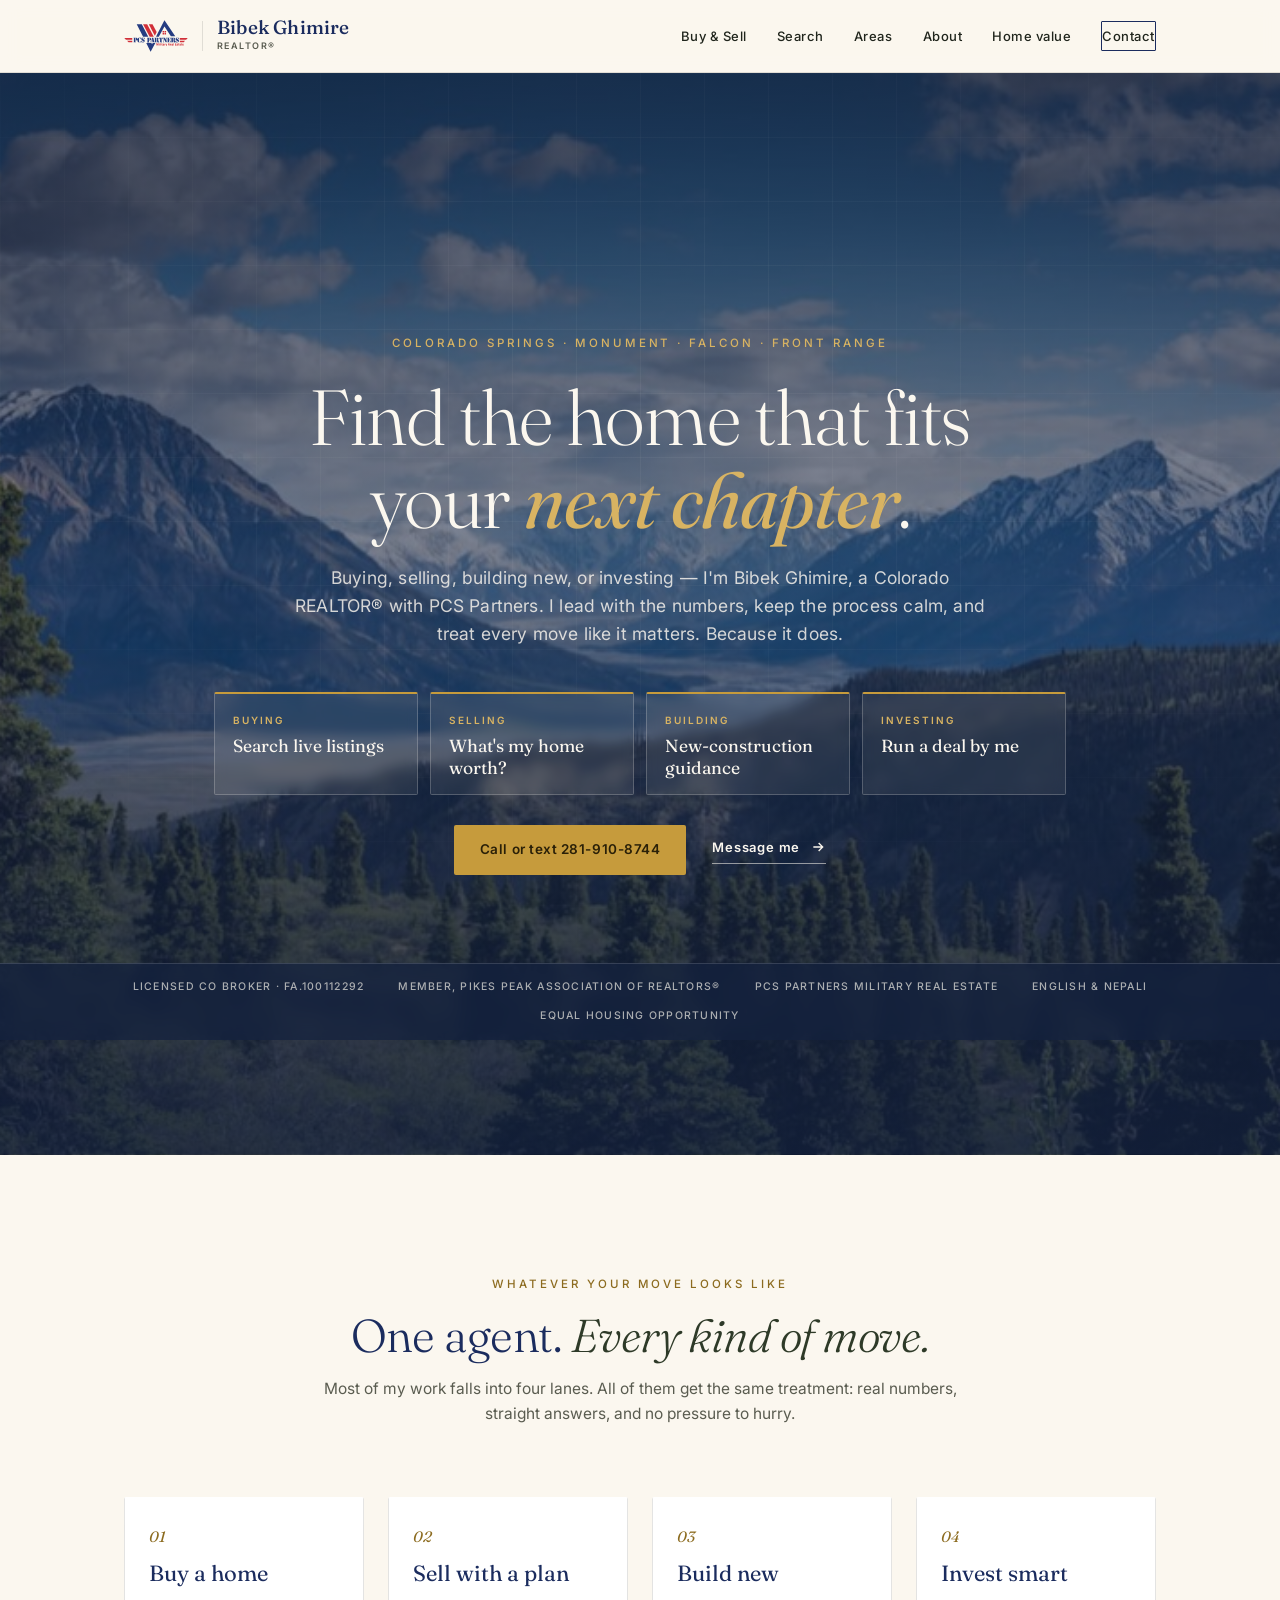
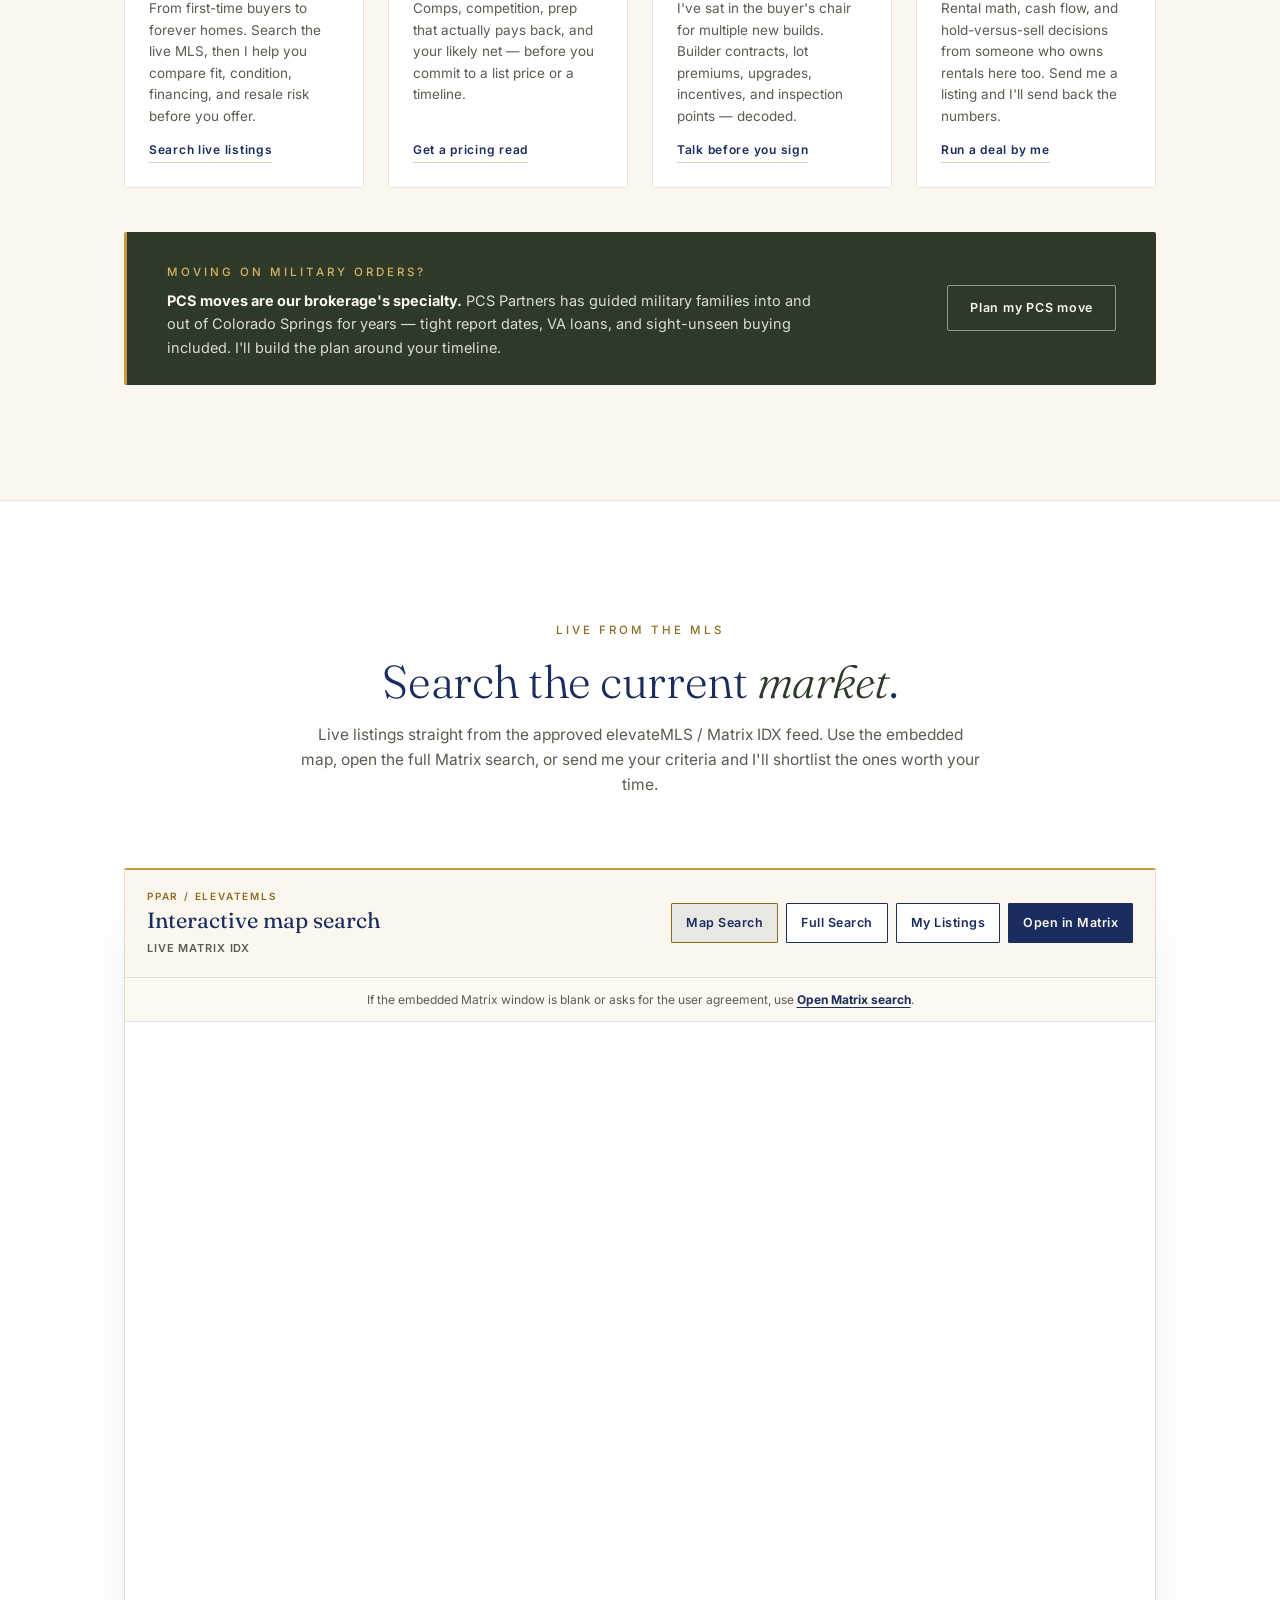
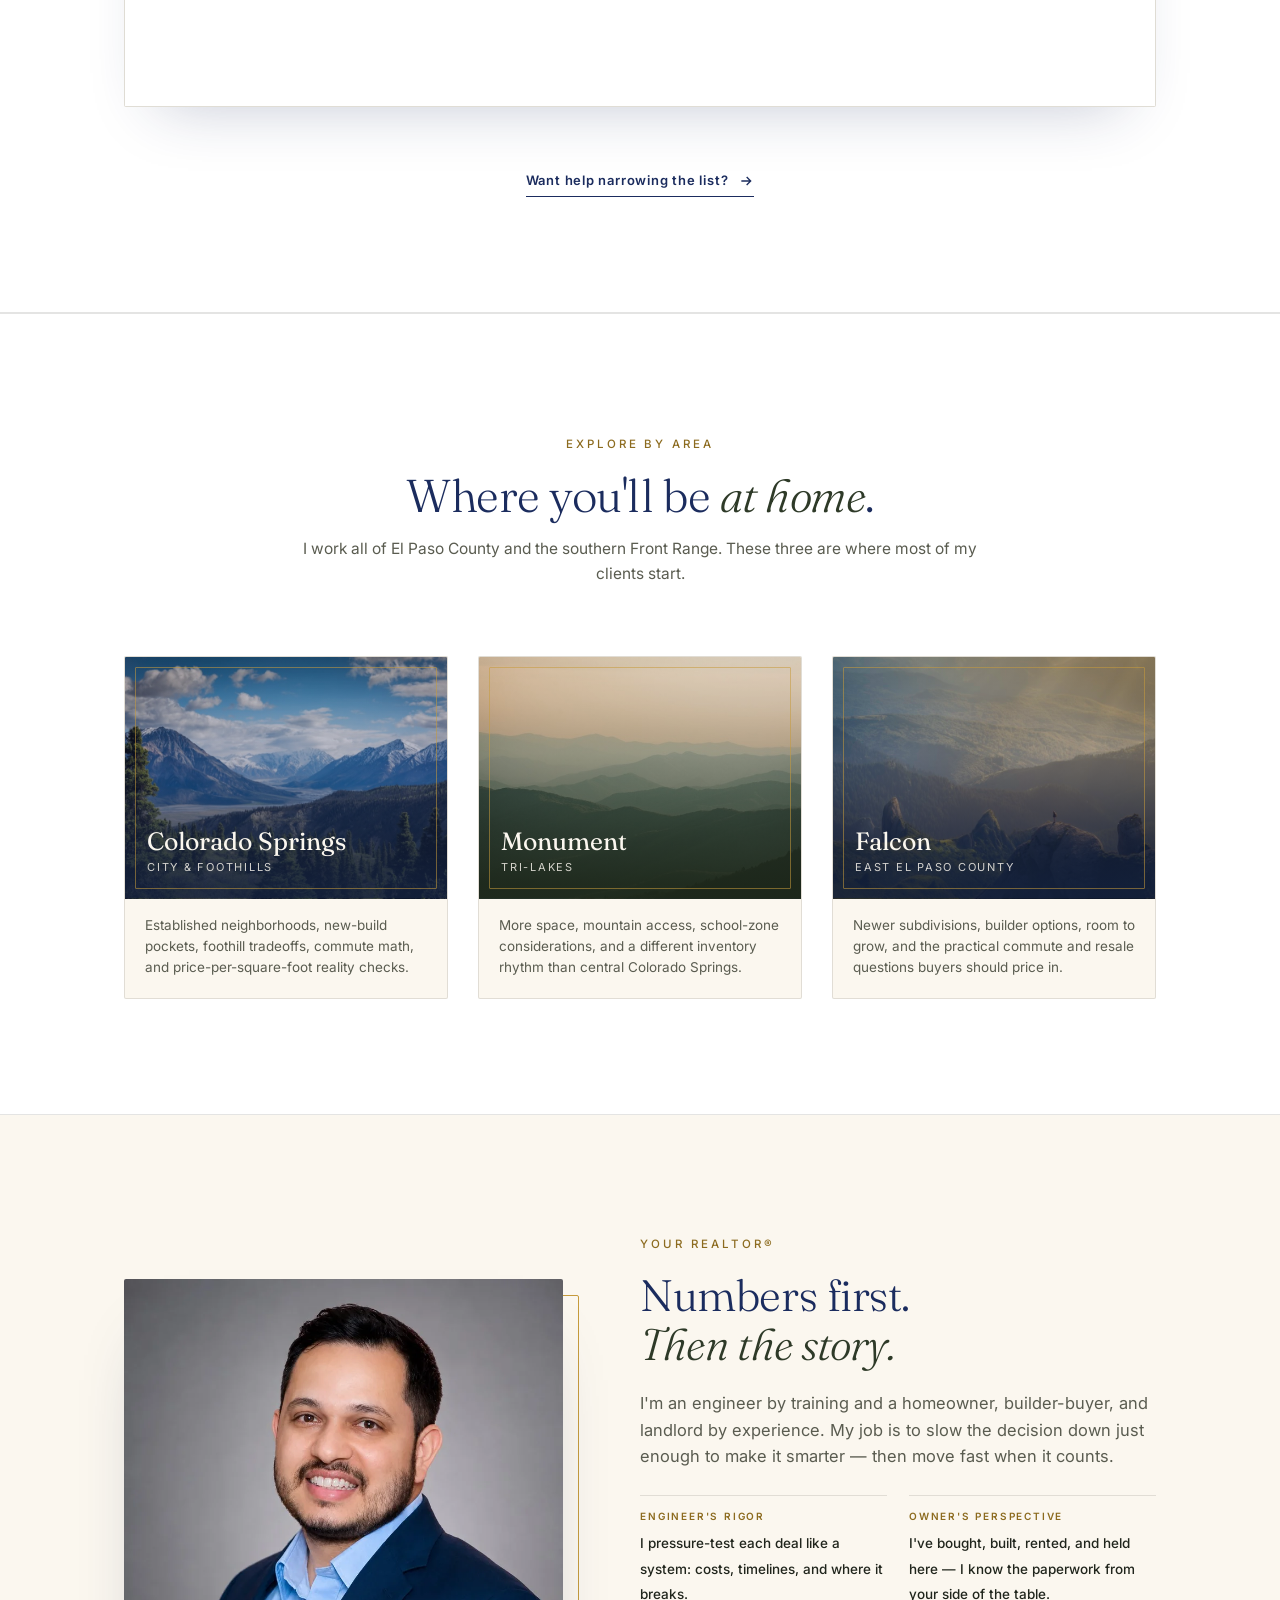
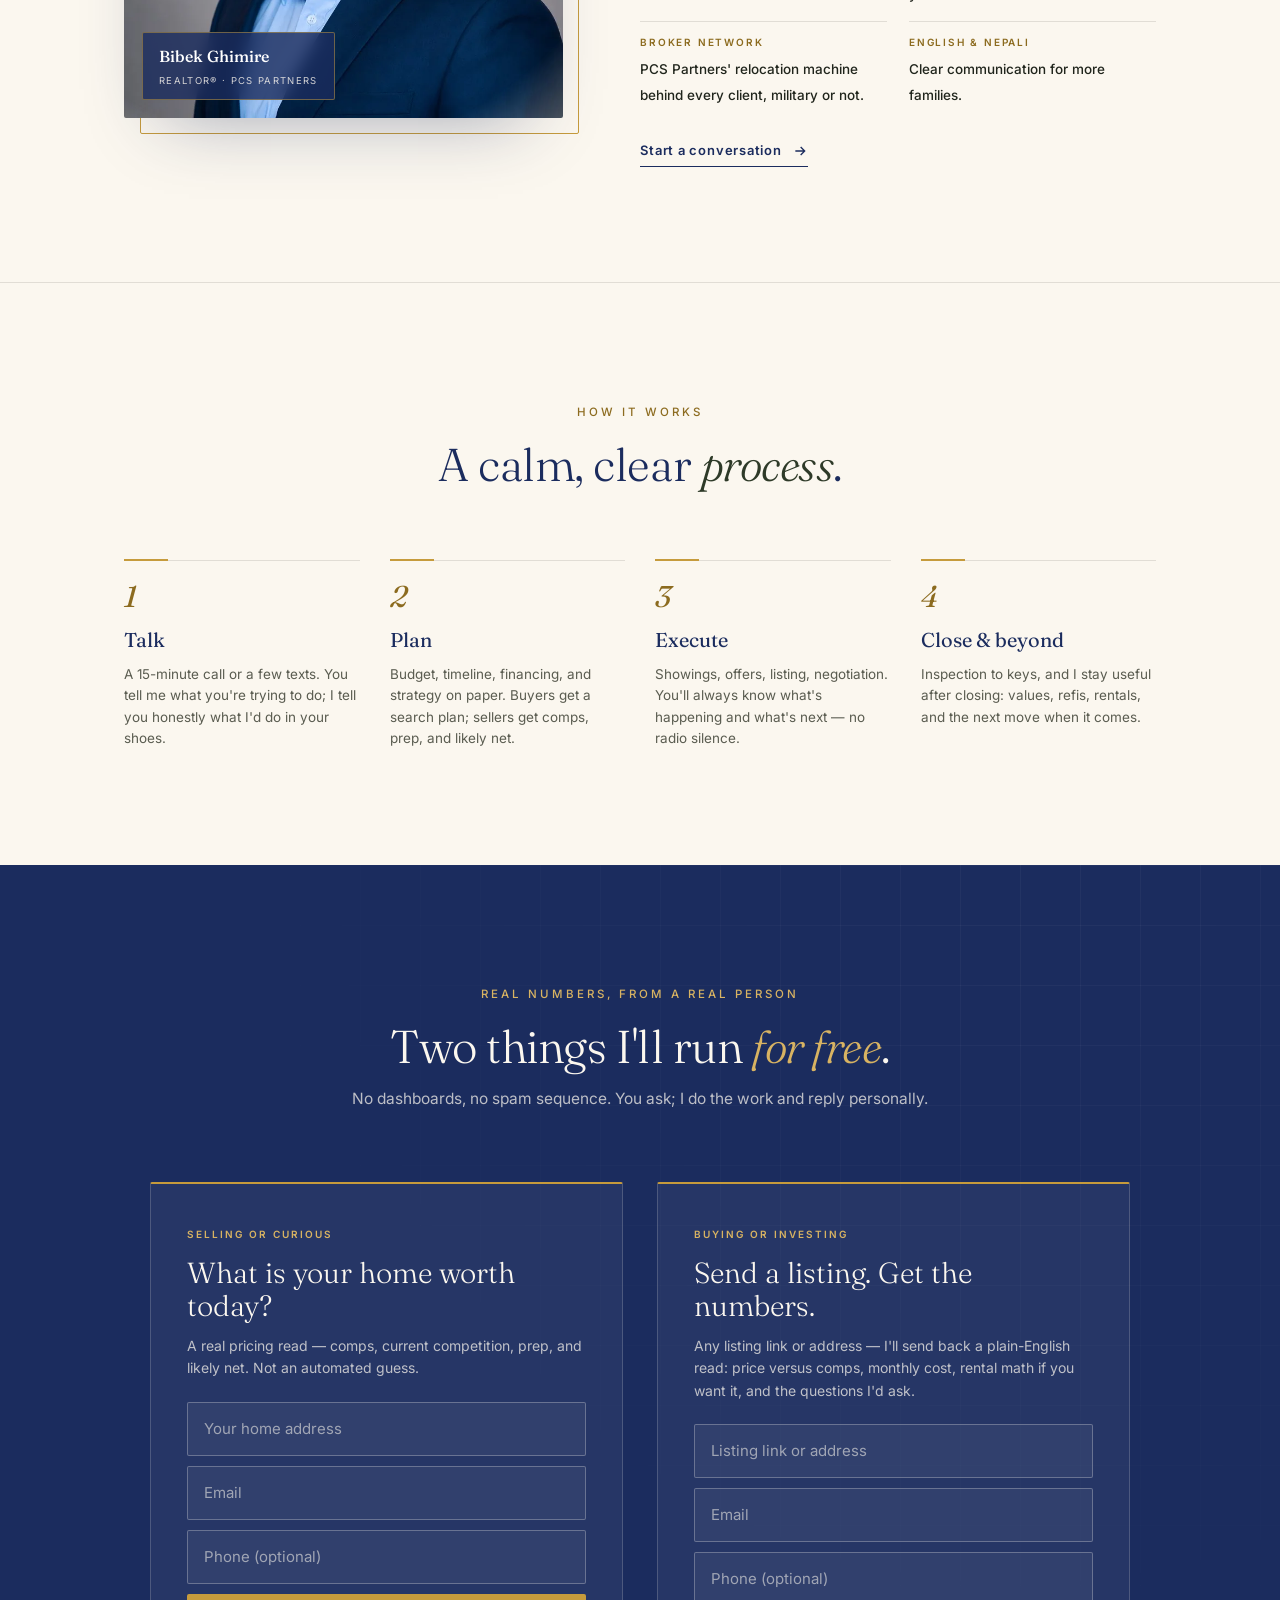
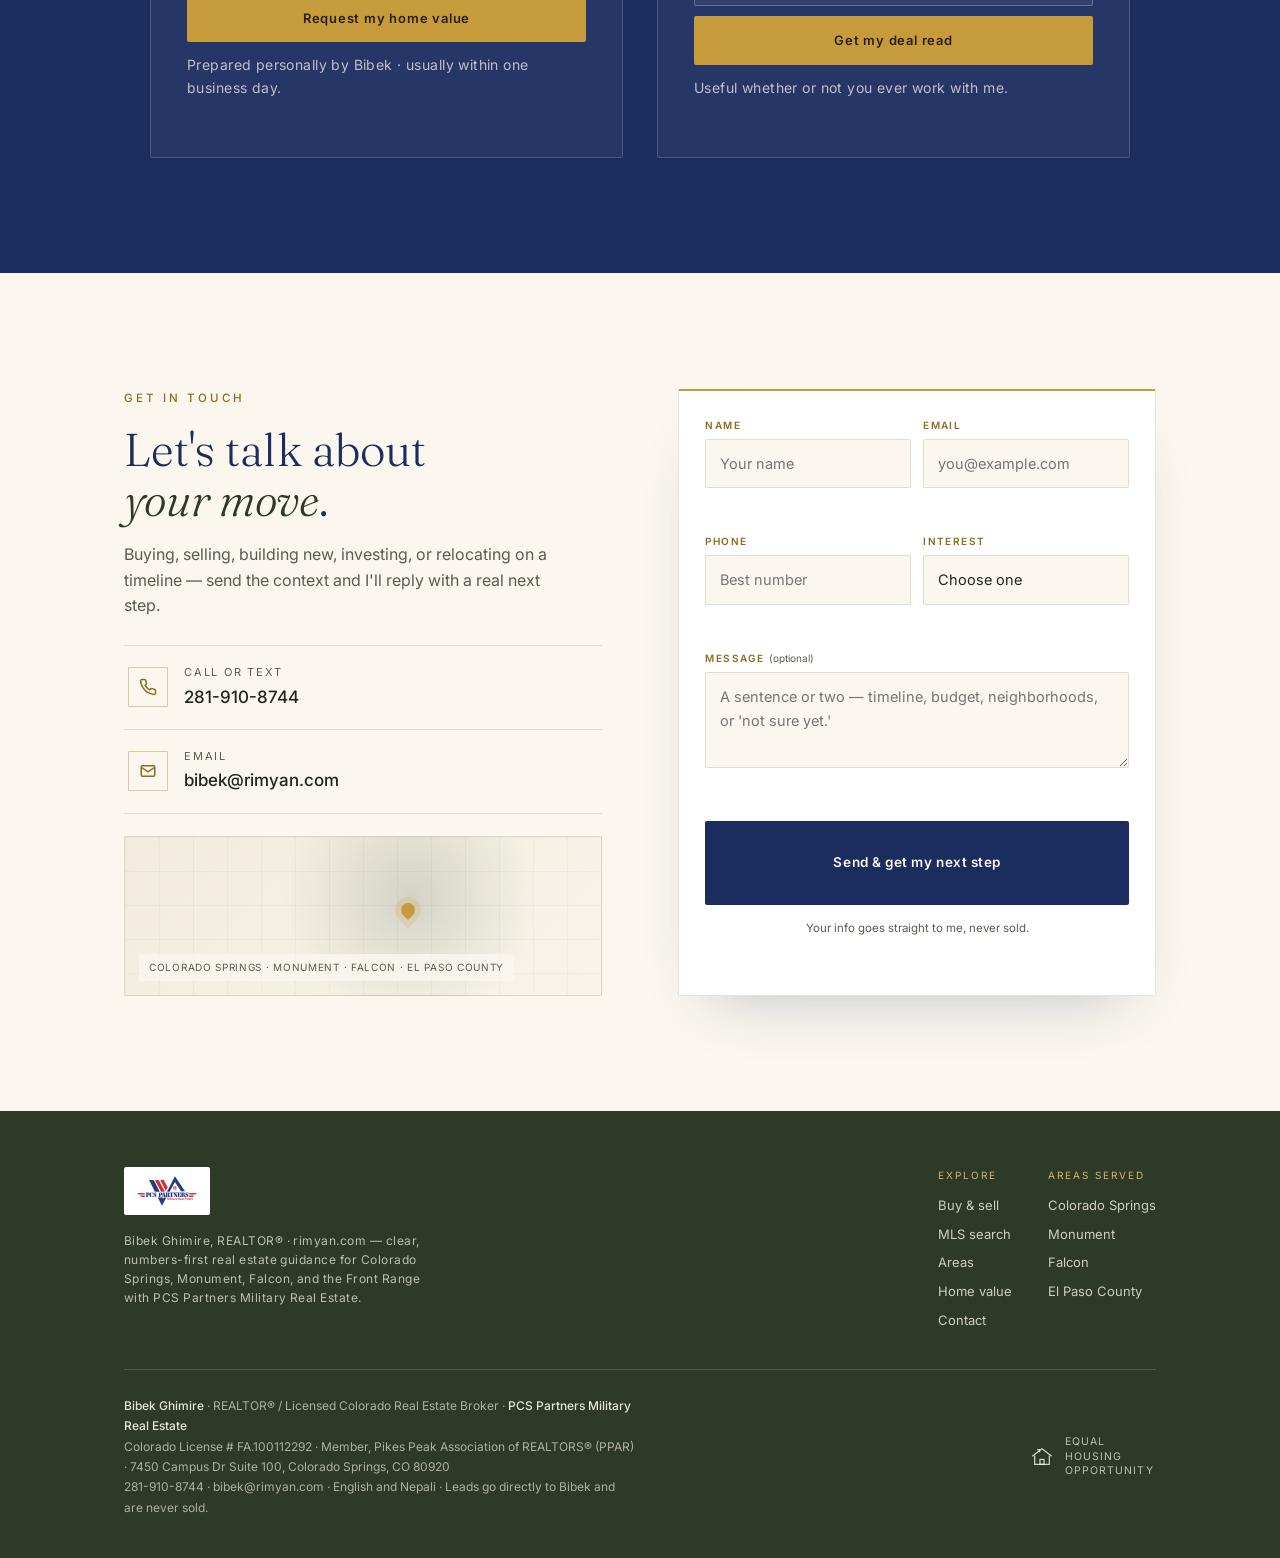
<file: index.html>
<!DOCTYPE html>
<html lang="en">
<head>
  <meta charset="UTF-8">
  <meta name="viewport" content="width=device-width, initial-scale=1.0">
  <title>Rimyan | Colorado Springs Real Estate · Bibek Ghimire, REALTOR®</title>
  <meta name="description" content="Find the home that fits your next chapter. Bibek Ghimire is a licensed Colorado REALTOR® with PCS Partners serving Colorado Springs, Monument, Falcon, and the Front Range — buyers, sellers, new construction, investors, and military moves.">
  <link rel="canonical" href="https://rimyan.com/">
  <meta name="theme-color" content="#1B2C5E">
  <meta property="og:type" content="website">
  <meta property="og:site_name" content="Rimyan">
  <meta property="og:title" content="Rimyan | Find the home that fits your next chapter">
  <meta property="og:description" content="Colorado Springs, Monument, Falcon, and Front Range real estate with Bibek Ghimire, REALTOR® — clear numbers, calm process, for every kind of move.">
  <meta property="og:url" content="https://rimyan.com">
  <meta property="og:image" content="https://rimyan.com/assets/rimyan-bibek-ghimire-social-card.jpg">
  <meta property="og:image:width" content="1200">
  <meta property="og:image:height" content="630">
  <meta property="og:image:alt" content="Social card featuring Bibek Ghimire, PCS Partners Military Real Estate, and contact details at rimyan.com.">
  <meta name="twitter:card" content="summary_large_image">
  <meta name="twitter:title" content="Rimyan | Find the home that fits your next chapter">
  <meta name="twitter:description" content="Colorado Springs, Monument, Falcon, and Front Range real estate with Bibek Ghimire, REALTOR®.">
  <meta name="twitter:image" content="https://rimyan.com/assets/rimyan-bibek-ghimire-social-card.jpg">
  <meta name="twitter:image:alt" content="Social card featuring Bibek Ghimire, PCS Partners Military Real Estate, and contact details at rimyan.com.">
  <link rel="preconnect" href="https://fonts.googleapis.com">
  <link rel="preconnect" href="https://fonts.gstatic.com" crossorigin>
  <link href="https://fonts.googleapis.com/css2?family=Fraunces:ital,opsz,wght@0,9..144,300;0,9..144,400;0,9..144,500;1,9..144,400&family=Inter:wght@300;400;500;600&display=swap" rel="stylesheet">
  <link rel="icon" type="image/svg+xml" href="/icon.svg">
  <link rel="alternate icon" href="/favicon.ico">
  <link rel="apple-touch-icon" href="/apple-touch-icon.png">
  <link rel="stylesheet" href="style.css">
  <script type="application/ld+json">
  {
    "@context": "https://schema.org",
    "@type": "RealEstateAgent",
    "name": "Bibek Ghimire",
    "description": "Colorado Springs-area REALTOR® and licensed Colorado real estate broker with PCS Partners Military Real Estate. Bibek brings a numbers-first, engineering-trained approach to buying, selling, new construction, investing, and military PCS moves along the Front Range.",
    "url": "https://rimyan.com",
    "telephone": "+1-281-910-8744",
    "email": "bibek@rimyan.com",
    "brand": { "@type": "Brand", "name": "Rimyan" },
    "affiliation": { "@type": "Organization", "name": "PCS Partners Military Real Estate", "url": "https://thepcspartners.com" },
    "memberOf": { "@type": "Organization", "name": "Pikes Peak Association of REALTORS® (PPAR)", "url": "https://ppar.com" },
    "knowsLanguage": ["English", "Nepali"],
    "knowsAbout": ["Home buying", "Home selling and pricing strategy", "New construction homes", "Builder contracts", "Loan and closing timelines", "Military PCS relocation", "El Paso County real estate", "Rental property analysis", "Home valuation"],
    "areaServed": [
      { "@type": "City", "name": "Colorado Springs", "containedInPlace": { "@type": "State", "name": "Colorado" } },
      { "@type": "City", "name": "Monument", "containedInPlace": { "@type": "State", "name": "Colorado" } },
      { "@type": "City", "name": "Falcon", "containedInPlace": { "@type": "State", "name": "Colorado" } },
      { "@type": "AdministrativeArea", "name": "El Paso County, Colorado" }
    ],
    "address": { "@type": "PostalAddress", "streetAddress": "7450 Campus Dr Suite 100", "addressLocality": "Colorado Springs", "addressRegion": "CO", "postalCode": "80920", "addressCountry": "US" },
    "image": "https://rimyan.com/assets/bibek-ghimire-headshot-1200.jpg"
  }
  </script>
</head>
<body>
  <a class="skip-link" href="#top">Skip to content</a>

  <header id="nav">
    <div class="wrap nav">
      <a href="#top" class="brand" aria-label="Bibek Ghimire — PCS Partners Military Real Estate">
        <img class="brand-logo" src="assets/pcs-partners-logo.svg" alt="PCS Partners Military Real Estate" height="32">
        <span class="brand-div" aria-hidden="true"></span>
        <span class="brand-name"><span class="bn">Bibek Ghimire</span><span class="bt">REALTOR®</span></span>
      </a>
      <nav class="nav-links" id="navLinks" aria-label="Primary">
        <a href="#paths">Buy &amp; Sell</a>
        <a href="#listings">Search</a>
        <a href="#areas">Areas</a>
        <a href="#about">About</a>
        <a href="#numbers">Home value</a>
        <a href="#contact" class="nav-cta">Contact</a>
      </nav>
      <button class="nav-toggle" id="navToggle" aria-label="Toggle menu" aria-expanded="false">&#9776;</button>
    </div>
  </header>

  <main id="top">

    <section class="hero" id="start">
      <div class="hero-bg" aria-hidden="true"></div>
      <div class="hero-inner">
        <span class="eyebrow">Colorado Springs &middot; Monument &middot; Falcon &middot; Front Range</span>
        <h1>Find the home that fits<br>your <em>next chapter</em>.</h1>
        <p class="hero-sub">Buying, selling, building new, or investing — I'm Bibek Ghimire, a Colorado REALTOR® with PCS Partners. I lead with the numbers, keep the process calm, and treat every move like it matters. Because it does.</p>

        <div class="hero-start" role="group" aria-label="Where would you like to start?">
          <a class="start-card" href="#listings" data-scroll="#listings" data-context="Hero: buying — wants live MLS search" data-interest="Buying">
            <span class="sc-k">Buying</span>
            <span class="sc-t">Search live listings</span>
          </a>
          <a class="start-card" href="#numbers" data-scroll="#numbers" data-context="Hero: selling — wants home value" data-interest="Selling">
            <span class="sc-k">Selling</span>
            <span class="sc-t">What's my home worth?</span>
          </a>
          <a class="start-card" href="#contact" data-scroll="#contact" data-context="Hero: new construction guidance" data-interest="Buying">
            <span class="sc-k">Building</span>
            <span class="sc-t">New-construction guidance</span>
          </a>
          <a class="start-card" href="#numbers" data-scroll="#numbers" data-context="Hero: investing — wants deal review" data-interest="Investing">
            <span class="sc-k">Investing</span>
            <span class="sc-t">Run a deal by me</span>
          </a>
        </div>

        <div class="hero-cta-row">
          <a class="hero-phone" href="tel:+12819108744">Call or text 281-910-8744</a>
          <a class="hero-msg" href="#contact" data-scroll="#contact" data-context="Hero: contact request">Message me
            <svg viewBox="0 0 24 24" fill="none" stroke="currentColor" stroke-width="2" aria-hidden="true"><path d="M5 12h14M13 6l6 6-6 6"/></svg>
          </a>
        </div>
      </div>
      <div class="hero-trust" aria-label="Credentials">
        <div class="wrap trust-row">
          <span>Licensed CO Broker &middot; FA.100112292</span>
          <span>Member, Pikes Peak Association of REALTORS®</span>
          <span>PCS Partners Military Real Estate</span>
          <span>English &amp; Nepali</span>
          <span>Equal Housing Opportunity</span>
        </div>
      </div>
    </section>

    <section class="paths" id="paths">
      <div class="wrap">
        <div class="sec-head">
          <span class="eyebrow">Whatever your move looks like</span>
          <h2>One agent. <em>Every kind of move.</em></h2>
          <p>Most of my work falls into four lanes. All of them get the same treatment: real numbers, straight answers, and no pressure to hurry.</p>
        </div>
        <div class="path-grid">
          <a class="path-card" href="#listings" data-scroll="#listings" data-context="Paths: buying" data-interest="Buying">
            <span class="pc-num">01</span>
            <h3>Buy a home</h3>
            <p>From first-time buyers to forever homes. Search the live MLS, then I help you compare fit, condition, financing, and resale risk before you offer.</p>
            <span class="pc-link">Search live listings</span>
          </a>
          <a class="path-card" href="#numbers" data-scroll="#numbers" data-context="Paths: selling" data-interest="Selling">
            <span class="pc-num">02</span>
            <h3>Sell with a plan</h3>
            <p>Comps, competition, prep that actually pays back, and your likely net — before you commit to a list price or a timeline.</p>
            <span class="pc-link">Get a pricing read</span>
          </a>
          <a class="path-card" href="#contact" data-scroll="#contact" data-context="Paths: new construction" data-interest="Buying">
            <span class="pc-num">03</span>
            <h3>Build new</h3>
            <p>I've sat in the buyer's chair for multiple new builds. Builder contracts, lot premiums, upgrades, incentives, and inspection points — decoded.</p>
            <span class="pc-link">Talk before you sign</span>
          </a>
          <a class="path-card" href="#numbers" data-scroll="#numbers" data-context="Paths: investing" data-interest="Investing">
            <span class="pc-num">04</span>
            <h3>Invest smart</h3>
            <p>Rental math, cash flow, and hold-versus-sell decisions from someone who owns rentals here too. Send me a listing and I'll send back the numbers.</p>
            <span class="pc-link">Run a deal by me</span>
          </a>
        </div>

        <aside class="pcs-strip">
          <div class="pcs-copy">
            <span class="eyebrow">Moving on military orders?</span>
            <p><b>PCS moves are our brokerage's specialty.</b> PCS Partners has guided military families into and out of Colorado Springs for years — tight report dates, VA loans, and sight-unseen buying included. I'll build the plan around your timeline.</p>
          </div>
          <a class="pcs-cta" href="#contact" data-scroll="#contact" data-context="PCS strip: military move" data-interest="Relocation">Plan my PCS move</a>
        </aside>
      </div>
    </section>

    <section class="featured" id="listings">
      <div class="wrap">
        <div class="sec-head">
          <span class="eyebrow">Live from the MLS</span>
          <h2>Search the current <em>market</em>.</h2>
          <p>Live listings straight from the approved elevateMLS / Matrix IDX feed. Use the embedded map, open the full Matrix search, or send me your criteria and I'll shortlist the ones worth your time.</p>
        </div>
        <div class="idx-shell" data-connector="idx-map">
          <div class="idx-toolbar">
            <div>
              <span class="idx-kicker">PPAR / elevateMLS</span>
              <strong id="idxToolTitle">Interactive map search</strong>
              <span class="idx-status" id="idxToolStatus">Live Matrix IDX</span>
            </div>
            <div class="idx-actions" role="group" aria-label="MLS search tools">
              <button class="idx-tab active" type="button" data-idx-tool="map" aria-pressed="true">Map Search</button>
              <a class="idx-tab" id="idxSearchLink" href="https://ppmls.mlsmatrix.com/Matrix/public/IDX.aspx?idx=1d51306" target="_blank" rel="noopener noreferrer">Full Search</a>
              <a class="idx-tab" id="idxListingsLink" href="#contact" data-scroll="#contact" data-context="IDX: wants Bibek's current listings" data-interest="Buying">My Listings</a>
              <a class="idx-open" id="idxMapLink" href="https://ppmls.mlsmatrix.com/Matrix/public/IDX.aspx?idx=1d51306" target="_blank" rel="noopener noreferrer">Open in Matrix</a>
            </div>
          </div>
          <div class="idx-frame-wrap">
            <p class="idx-frame-note">If the embedded Matrix window is blank or asks for the user agreement, use <a id="idxFrameFallbackLink" href="https://ppmls.mlsmatrix.com/Matrix/public/IDX.aspx?idx=1d51306" target="_blank" rel="noopener noreferrer">Open Matrix search</a>.</p>
            <iframe id="idxMapFrame" title="Live PPAR and elevateMLS property search" loading="lazy" referrerpolicy="strict-origin-when-cross-origin" data-idx-frame="map" src="about:blank"></iframe>
          </div>
          <noscript><p class="idx-noscript">JavaScript is required for the embedded MLS map. <a href="https://ppmls.mlsmatrix.com/Matrix/public/IDX.aspx?idx=1d51306">Open the full MLS search</a>.</p></noscript>
        </div>
        <div class="featured-foot">
          <a class="btn-line" href="#contact" data-scroll="#contact" data-context="IDX search: wants help narrowing live listings" data-interest="Buying">
            Want help narrowing the list?
            <svg viewBox="0 0 24 24" fill="none" stroke="currentColor" stroke-width="2" aria-hidden="true"><path d="M5 12h14M13 6l6 6-6 6"/></svg>
          </a>
        </div>
      </div>
    </section>

    <section class="areas" id="areas">
      <div class="wrap">
        <div class="sec-head">
          <span class="eyebrow">Explore by area</span>
          <h2>Where you'll be <em>at home</em>.</h2>
          <p>I work all of El Paso County and the southern Front Range. These three are where most of my clients start.</p>
        </div>
        <div class="area-grid" data-connector="idx-featured">
          <a class="area-card" data-scroll="#contact" data-context="Area interest: Colorado Springs" data-interest="Buying">
            <div class="area-thumb a1"><div class="area-label"><div class="nm">Colorado Springs</div><div class="mt">City &amp; foothills</div></div></div>
            <div class="area-copy">Established neighborhoods, new-build pockets, foothill tradeoffs, commute math, and price-per-square-foot reality checks.</div>
          </a>
          <a class="area-card" data-scroll="#contact" data-context="Area interest: Monument" data-interest="Buying">
            <div class="area-thumb a2"><div class="area-label"><div class="nm">Monument</div><div class="mt">Tri-Lakes</div></div></div>
            <div class="area-copy">More space, mountain access, school-zone considerations, and a different inventory rhythm than central Colorado Springs.</div>
          </a>
          <a class="area-card" data-scroll="#contact" data-context="Area interest: Falcon" data-interest="Buying">
            <div class="area-thumb a3"><div class="area-label"><div class="nm">Falcon</div><div class="mt">East El Paso County</div></div></div>
            <div class="area-copy">Newer subdivisions, builder options, room to grow, and the practical commute and resale questions buyers should price in.</div>
          </a>
        </div>
      </div>
    </section>

    <section class="portrait-sec" id="about">
      <div class="wrap portrait-grid">
        <div class="portrait-frame">
          <span class="keyline" aria-hidden="true"></span>
          <div class="photo-mask">
            <picture>
              <source type="image/webp" srcset="assets/bibek-ghimire-headshot-400.webp 400w, assets/bibek-ghimire-headshot-800.webp 800w, assets/bibek-ghimire-headshot-1200.webp 1200w" sizes="(max-width: 980px) 80vw, 460px">
              <img src="assets/bibek-ghimire-headshot-800.jpg" srcset="assets/bibek-ghimire-headshot-400.jpg 400w, assets/bibek-ghimire-headshot-800.jpg 800w, assets/bibek-ghimire-headshot-1200.jpg 1200w" sizes="(max-width: 980px) 80vw, 460px" alt="Bibek Ghimire, Colorado REALTOR® and licensed real estate broker" width="800" height="800" loading="lazy" decoding="async">
            </picture>
          </div>
          <span class="name-tag"><b>Bibek Ghimire</b>REALTOR® &middot; PCS Partners</span>
        </div>
        <div class="portrait-copy">
          <span class="eyebrow">Your REALTOR®</span>
          <h2>Numbers first.<br><em>Then the story.</em></h2>
          <p class="lede">I'm an engineer by training and a homeowner, builder-buyer, and landlord by experience. My job is to slow the decision down just enough to make it smarter — then move fast when it counts.</p>
          <div class="proof-grid" aria-label="Bibek's real estate strengths">
            <div class="proof-item"><span>Engineer's rigor</span><strong>I pressure-test each deal like a system: costs, timelines, and where it breaks.</strong></div>
            <div class="proof-item"><span>Owner's perspective</span><strong>I've bought, built, rented, and held here — I know the paperwork from your side of the table.</strong></div>
            <div class="proof-item"><span>Broker network</span><strong>PCS Partners' relocation machine behind every client, military or not.</strong></div>
            <div class="proof-item"><span>English &amp; Nepali</span><strong>Clear communication for more families.</strong></div>
          </div>
          <a class="btn-line" href="#contact" data-scroll="#contact" data-context="About: start a conversation">
            Start a conversation
            <svg viewBox="0 0 24 24" fill="none" stroke="currentColor" stroke-width="2" aria-hidden="true"><path d="M5 12h14M13 6l6 6-6 6"/></svg>
          </a>
        </div>
      </div>
    </section>

    <section class="process" id="process">
      <div class="wrap">
        <div class="sec-head">
          <span class="eyebrow">How it works</span>
          <h2>A calm, clear <em>process</em>.</h2>
        </div>
        <ol class="process-grid">
          <li class="step"><span class="st-num">1</span><h3>Talk</h3><p>A 15-minute call or a few texts. You tell me what you're trying to do; I tell you honestly what I'd do in your shoes.</p></li>
          <li class="step"><span class="st-num">2</span><h3>Plan</h3><p>Budget, timeline, financing, and strategy on paper. Buyers get a search plan; sellers get comps, prep, and likely net.</p></li>
          <li class="step"><span class="st-num">3</span><h3>Execute</h3><p>Showings, offers, listing, negotiation. You'll always know what's happening and what's next — no radio silence.</p></li>
          <li class="step"><span class="st-num">4</span><h3>Close &amp; beyond</h3><p>Inspection to keys, and I stay useful after closing: values, refis, rentals, and the next move when it comes.</p></li>
        </ol>
      </div>
    </section>

    <section class="numbers" id="numbers">
      <!-- Legacy anchor: business cards and text-message assets link to /#valuation -->
      <span id="valuation" aria-hidden="true"></span>
      <div class="wrap">
        <div class="sec-head dark">
          <span class="eyebrow">Real numbers, from a real person</span>
          <h2>Two things I'll run <em>for free</em>.</h2>
          <p>No dashboards, no spam sequence. You ask; I do the work and reply personally.</p>
        </div>
        <div class="num-grid">
          <div class="num-card">
            <span class="nc-k">Selling or curious</span>
            <h3>What is your home worth today?</h3>
            <p>A real pricing read — comps, current competition, prep, and likely net. Not an automated guess.</p>
            <form class="num-form" id="valuationForm" aria-label="Home valuation request">
              <input type="text" name="address" placeholder="Your home address" aria-label="Home address" required>
              <input type="email" name="email" placeholder="Email" aria-label="Email" required>
              <input type="tel" name="phone" placeholder="Phone (optional)" aria-label="Phone">
              <button type="submit">Request my home value</button>
            </form>
            <p class="num-note">Prepared personally by Bibek &middot; usually within one business day.</p>
          </div>
          <div class="num-card">
            <span class="nc-k">Buying or investing</span>
            <h3>Send a listing. Get the numbers.</h3>
            <p>Any listing link or address — I'll send back a plain-English read: price versus comps, monthly cost, rental math if you want it, and the questions I'd ask.</p>
            <form class="num-form" id="dealForm" aria-label="Deal review request">
              <input type="text" name="listing" placeholder="Listing link or address" aria-label="Listing link or address" required>
              <input type="email" name="email" placeholder="Email" aria-label="Email" required>
              <input type="tel" name="phone" placeholder="Phone (optional)" aria-label="Phone">
              <button type="submit">Get my deal read</button>
            </form>
            <p class="num-note">Useful whether or not you ever work with me.</p>
          </div>
        </div>
      </div>
    </section>

    <section class="contact" id="contact">
      <div class="wrap contact-grid">
        <div class="contact-left">
          <span class="eyebrow">Get in touch</span>
          <h2 tabindex="-1">Let's talk about<br><em>your move</em>.</h2>
          <p class="lede">Buying, selling, building new, investing, or relocating on a timeline — send the context and I'll reply with a real next step.</p>
          <div class="contact-actions">
            <a class="contact-row" id="phoneLink" href="tel:+12819108744"><span class="ic"><svg viewBox="0 0 24 24" fill="none" stroke="currentColor" stroke-width="2" aria-hidden="true"><path d="M22 16.92v3a2 2 0 0 1-2.18 2 19.8 19.8 0 0 1-8.63-3.07 19.5 19.5 0 0 1-6-6A19.8 19.8 0 0 1 2.12 4.18 2 2 0 0 1 4.11 2h3a2 2 0 0 1 2 1.72c.13.96.36 1.9.7 2.81a2 2 0 0 1-.45 2.11L8.09 9.91a16 16 0 0 0 6 6l1.27-1.27a2 2 0 0 1 2.11-.45c.91.34 1.85.57 2.81.7A2 2 0 0 1 22 16.92z"/></svg></span><span><span class="lbl">Call or text</span><span class="val">281-910-8744</span></span></a>
            <a class="contact-row" id="emailLink" href="mailto:bibek@rimyan.com"><span class="ic"><svg viewBox="0 0 24 24" fill="none" stroke="currentColor" stroke-width="2" aria-hidden="true"><rect x="3" y="5" width="18" height="14" rx="2"/><path d="M3 7l9 6 9-6"/></svg></span><span><span class="lbl">Email</span><span class="val">bibek@rimyan.com</span></span></a>
          </div>
          <div class="map-mini" data-connector="idx-map" aria-label="Service area map">
            <span class="map-pin"></span>
            <span class="map-note">Colorado Springs &middot; Monument &middot; Falcon &middot; El Paso County</span>
          </div>
        </div>
        <form class="contact-form" id="contactForm" action="https://formsubmit.co/bibek@rimyan.com" method="POST">
          <input type="hidden" name="_next" value="https://rimyan.com/#contact">
          <input type="hidden" name="_subject" value="New Rimyan lead">
          <input type="hidden" name="_captcha" value="true">
          <input type="hidden" name="_template" value="table">
          <input type="text" name="_honey" class="honeypot" tabindex="-1" autocomplete="off">
          <input type="hidden" name="source_context" id="sourceContext" value="Direct contact form">
          <div class="cf-row">
            <label><span>Name</span><input type="text" name="name" placeholder="Your name" required></label>
            <label><span>Email</span><input type="email" name="email" placeholder="you@example.com" required></label>
          </div>
          <div class="cf-row">
            <label><span>Phone</span><input type="tel" name="phone" placeholder="Best number"></label>
            <label><span>Interest</span><select name="interest" required><option value="" disabled selected>Choose one</option><option>Buying</option><option>Selling</option><option>New construction</option><option>Investing</option><option>Relocation</option><option>Something else</option></select></label>
          </div>
          <label><span>Message <em class="opt">(optional)</em></span><textarea name="message" rows="3" placeholder="A sentence or two — timeline, budget, neighborhoods, or 'not sure yet.'"></textarea></label>
          <button type="submit" class="btn-solid" id="submitBtn">Send &amp; get my next step</button>
          <p class="cf-note">Your info goes straight to me, never sold.</p>
        </form>
      </div>
    </section>

  </main>

  <div class="mobile-sticky" id="mobileCta">
    <a href="#listings">Search</a>
    <a href="#numbers">Home value</a>
    <a href="tel:+12819108744" class="ms-call" id="mobilePhoneLink">Call / Text</a>
  </div>

  <footer>
    <div class="wrap">
      <div class="foot-top">
        <div class="foot-brand">
          <span class="foot-logo"><img src="assets/pcs-partners-logo.svg" alt="PCS Partners Military Real Estate"></span>
          <div class="foot-tag">Bibek Ghimire, REALTOR® &middot; rimyan.com — clear, numbers-first real estate guidance for Colorado Springs, Monument, Falcon, and the Front Range with PCS Partners Military Real Estate.</div>
        </div>
        <div class="foot-areas">
          <div><div class="col-h">Explore</div><a href="#paths">Buy &amp; sell</a><a href="#listings">MLS search</a><a href="#areas">Areas</a><a href="#numbers">Home value</a><a href="#contact">Contact</a></div>
          <div><div class="col-h">Areas served</div><a href="#areas">Colorado Springs</a><a href="#areas">Monument</a><a href="#areas">Falcon</a><a href="#areas">El Paso County</a></div>
        </div>
      </div>
      <div class="compliance">
        <div class="lic"><b>Bibek Ghimire</b> &middot; REALTOR® / Licensed Colorado Real Estate Broker &middot; <b>PCS Partners Military Real Estate</b><br>Colorado License # FA.100112292 &middot; Member, Pikes Peak Association of REALTORS® (PPAR) &middot; 7450 Campus Dr Suite 100, Colorado Springs, CO 80920<br>281-910-8744 &middot; bibek@rimyan.com &middot; English and Nepali &middot; Leads go directly to Bibek and are never sold.</div>
        <div class="eho">
          <svg viewBox="0 0 64 64" fill="none" stroke="rgba(251,247,239,.82)" stroke-width="3" role="img" aria-labelledby="ehoT"><title id="ehoT">Equal Housing Opportunity</title><path d="M8 30 32 12l24 18"/><path d="M14 28v22h36V28"/><rect x="27" y="38" width="10" height="12"/><path d="M20 14h6v6"/></svg>
          <span>Equal Housing Opportunity</span>
        </div>
      </div>
    </div>
  </footer>

  <div class="toast" id="toast" role="status" aria-live="polite"></div>
  <script src="script.js"></script>
</body>
</html>
</file>
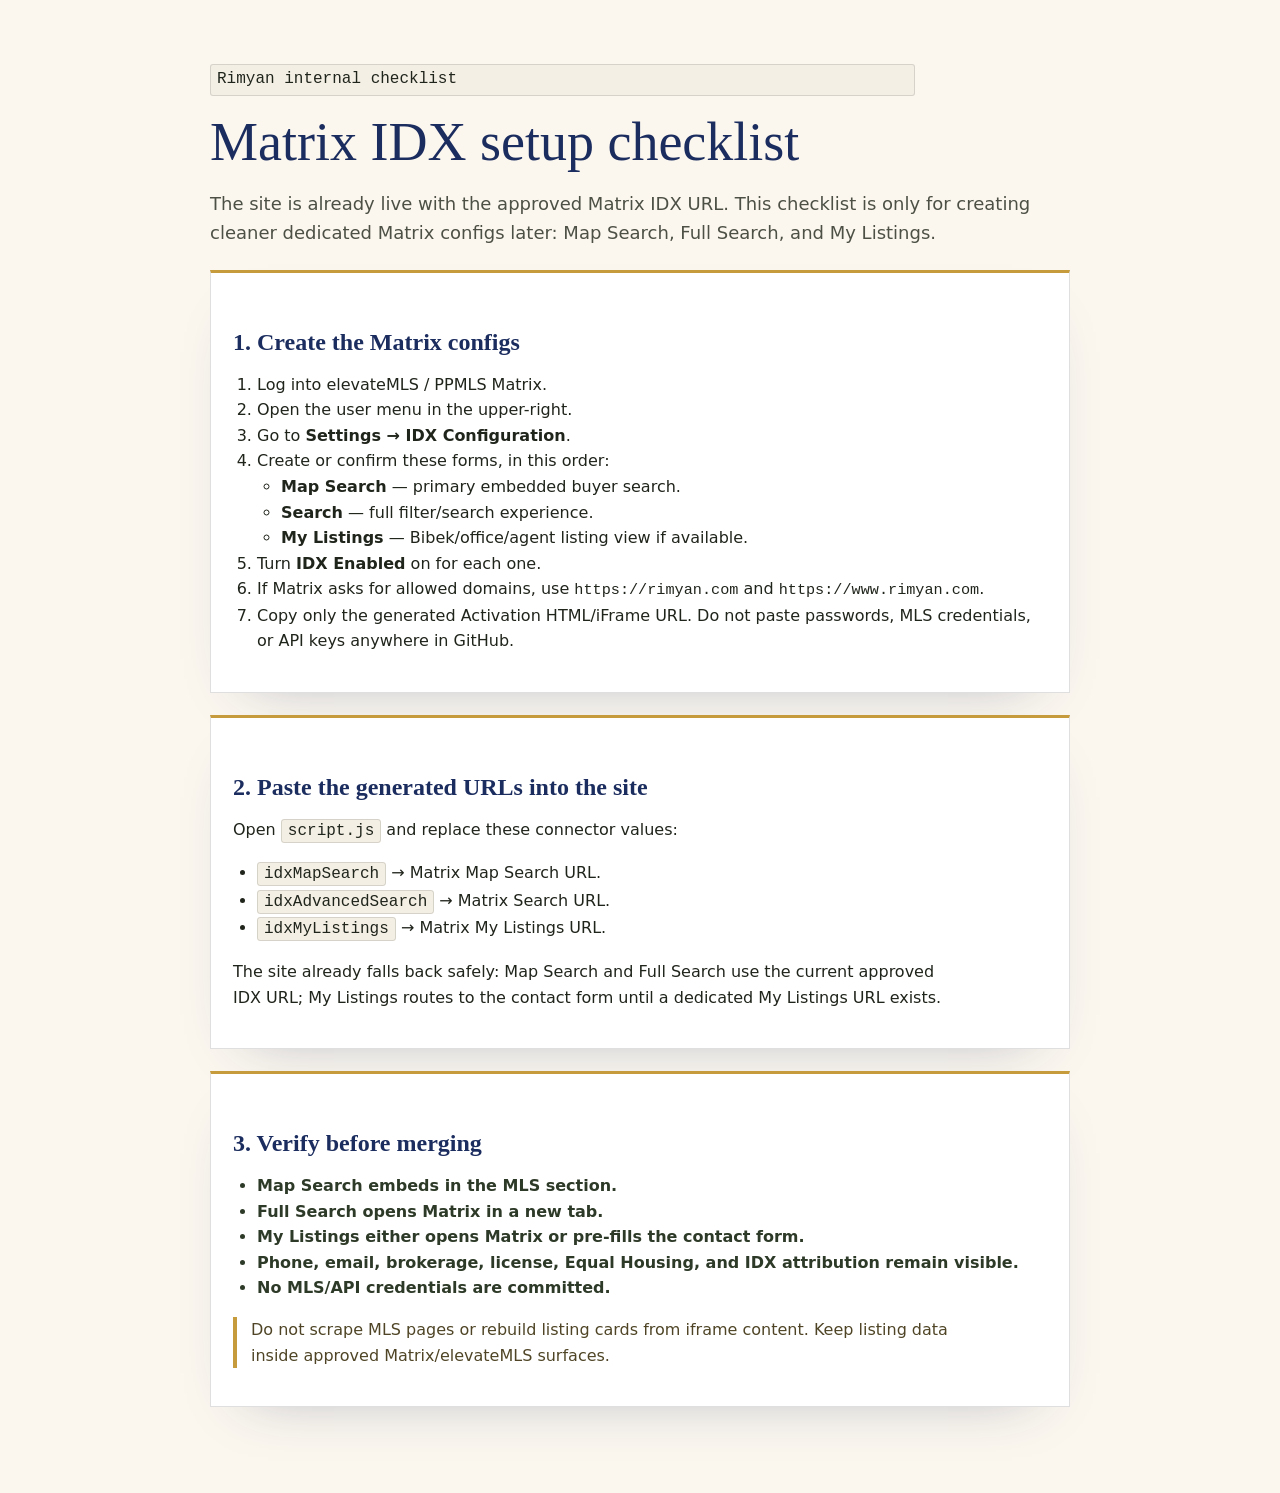
<file: matrix-idx-setup.html>
<!DOCTYPE html>
<html lang="en">
<head>
  <meta charset="UTF-8">
  <meta name="viewport" content="width=device-width, initial-scale=1.0">
  <meta name="robots" content="noindex, nofollow">
  <title>Rimyan Matrix IDX Setup Checklist</title>
  <style>
    :root{color-scheme:light;--navy:#1B2C5E;--olive:#2E3A28;--gold:#C69B3C;--ivory:#FBF7EF;--ink:#20251C;--line:rgba(32,37,28,.14)}
    body{margin:0;background:var(--ivory);color:var(--ink);font-family:Inter,system-ui,-apple-system,BlinkMacSystemFont,"Segoe UI",sans-serif;line-height:1.6}
    main{max-width:860px;margin:0 auto;padding:48px 22px 72px}
    h1,h2{font-family:Georgia,serif;color:var(--navy);line-height:1.12}
    h1{font-size:clamp(34px,6vw,54px);font-weight:400;margin:0 0 12px}
    h2{font-size:24px;margin:34px 0 12px}
    p{max-width:72ch}.lede{font-size:18px;color:#4d5045}.card{background:#fff;border:1px solid var(--line);border-top:3px solid var(--gold);padding:22px;margin:22px 0;box-shadow:0 24px 56px -38px rgba(27,44,94,.35)}
    ol,ul{padding-left:24px}.slot{font-family:ui-monospace,SFMono-Regular,Menlo,monospace;background:#f4efe5;border:1px solid var(--line);padding:2px 6px;border-radius:3px}.warn{border-left:4px solid var(--gold);padding-left:14px;color:#4f4526}.ok{color:var(--olive);font-weight:700}code{font-family:ui-monospace,SFMono-Regular,Menlo,monospace;font-size:.95em}
  </style>
</head>
<body>
  <main>
    <p class="slot">Rimyan internal checklist</p>
    <h1>Matrix IDX setup checklist</h1>
    <p class="lede">The site is already live with the approved Matrix IDX URL. This checklist is only for creating cleaner dedicated Matrix configs later: Map Search, Full Search, and My Listings.</p>

    <section class="card">
      <h2>1. Create the Matrix configs</h2>
      <ol>
        <li>Log into elevateMLS / PPMLS Matrix.</li>
        <li>Open the user menu in the upper-right.</li>
        <li>Go to <strong>Settings → IDX Configuration</strong>.</li>
        <li>Create or confirm these forms, in this order:
          <ul>
            <li><strong>Map Search</strong> — primary embedded buyer search.</li>
            <li><strong>Search</strong> — full filter/search experience.</li>
            <li><strong>My Listings</strong> — Bibek/office/agent listing view if available.</li>
          </ul>
        </li>
        <li>Turn <strong>IDX Enabled</strong> on for each one.</li>
        <li>If Matrix asks for allowed domains, use <code>https://rimyan.com</code> and <code>https://www.rimyan.com</code>.</li>
        <li>Copy only the generated Activation HTML/iFrame URL. Do not paste passwords, MLS credentials, or API keys anywhere in GitHub.</li>
      </ol>
    </section>

    <section class="card">
      <h2>2. Paste the generated URLs into the site</h2>
      <p>Open <span class="slot">script.js</span> and replace these connector values:</p>
      <ul>
        <li><span class="slot">idxMapSearch</span> → Matrix Map Search URL.</li>
        <li><span class="slot">idxAdvancedSearch</span> → Matrix Search URL.</li>
        <li><span class="slot">idxMyListings</span> → Matrix My Listings URL.</li>
      </ul>
      <p>The site already falls back safely: Map Search and Full Search use the current approved IDX URL; My Listings routes to the contact form until a dedicated My Listings URL exists.</p>
    </section>

    <section class="card">
      <h2>3. Verify before merging</h2>
      <ul>
        <li class="ok">Map Search embeds in the MLS section.</li>
        <li class="ok">Full Search opens Matrix in a new tab.</li>
        <li class="ok">My Listings either opens Matrix or pre-fills the contact form.</li>
        <li class="ok">Phone, email, brokerage, license, Equal Housing, and IDX attribution remain visible.</li>
        <li class="ok">No MLS/API credentials are committed.</li>
      </ul>
      <p class="warn">Do not scrape MLS pages or rebuild listing cards from iframe content. Keep listing data inside approved Matrix/elevateMLS surfaces.</p>
    </section>
  </main>
</body>
</html>
</file>
<file: style.css>
/* ============================================================
   Rimyan — Quiet Editorial (v4 overhaul) · Bibek Ghimire
   Navy #1B2C5E · Olive #2E3A28 · Heritage gold #C69B3C · Ivory #FBF7EF
   Fraunces (display) + Inter (sans)
   ============================================================ */
:root{
  --navy:#1B2C5E; --navy-deep:#14223F; --olive:#2E3A28; --gold:#C69B3C; --gold-deep:#8C6B1F;
  --ivory:#FBF7EF; --white:#FFFFFF; --ink:#20251C; --ink-soft:#5A5C50;
  --hair:rgba(140,107,31,.32); --line:rgba(32,37,28,.12);
  --serif:'Fraunces',Georgia,serif; --sans:'Inter',system-ui,sans-serif;
  --container:1160px; --gut:clamp(22px,5vw,64px);
  --focus:rgba(198,155,60,.45);
}
*{box-sizing:border-box;margin:0;padding:0}
html{scroll-behavior:smooth;scroll-padding-top:84px}
body{font-family:var(--sans);background:var(--ivory);color:var(--ink);line-height:1.6;-webkit-font-smoothing:antialiased;text-rendering:optimizeLegibility;overflow-x:hidden}
.wrap{max-width:var(--container);margin:0 auto;padding:0 var(--gut)}
a{color:inherit;text-decoration:none}
img{display:block;max-width:100%}
button,input,select,textarea{font:inherit}
::selection{background:rgba(198,155,60,.22)}
.skip-link{position:absolute;left:-999px;top:10px;background:var(--navy);color:var(--ivory);padding:10px 14px;border-radius:2px;z-index:999}
.skip-link:focus{left:16px}
a:focus-visible,button:focus-visible,input:focus-visible,select:focus-visible,textarea:focus-visible,[tabindex="-1"]:focus-visible{outline:2px solid var(--gold-deep);outline-offset:2px;border-radius:2px}
#contact h2:focus{outline:none}

.eyebrow{font-family:var(--sans);font-size:11.5px;font-weight:500;letter-spacing:.26em;text-transform:uppercase;color:var(--gold-deep)}

/* ============ HEADER ============ */
header{position:sticky;top:0;z-index:60;background:rgba(251,247,239,.86);backdrop-filter:saturate(150%) blur(10px);-webkit-backdrop-filter:saturate(150%) blur(10px);border-bottom:1px solid var(--line)}
header.scrolled{background:rgba(251,247,239,.96)}
.nav{display:flex;align-items:center;justify-content:space-between;height:72px;gap:20px}
.brand{display:flex;flex-direction:row;align-items:center;gap:14px;min-width:0}
.brand-logo{height:32px;width:auto;display:block}
.brand-div{width:1px;height:30px;background:var(--line);flex:none}
.brand-name{display:flex;flex-direction:column;gap:2px}
.brand-name .bn{font-family:var(--serif);font-weight:500;font-size:19px;letter-spacing:.01em;color:var(--navy);line-height:1}
.brand-name .bt{font-size:9px;letter-spacing:.16em;text-transform:uppercase;color:var(--ink-soft);font-weight:600}
.nav-links{display:flex;align-items:center;gap:30px}
.nav-links a{font-size:13px;font-weight:500;letter-spacing:.04em;color:var(--ink);position:relative;padding:4px 0;transition:color .25s}
.nav-links a::after{content:"";position:absolute;left:0;bottom:-2px;height:1px;width:0;background:var(--gold-deep);transition:width .3s ease}
.nav-links a:hover{color:var(--navy)}
.nav-links a:hover::after{width:100%}
.nav-cta{border:1px solid var(--navy);color:var(--navy);padding:9px 20px;border-radius:1px;font-size:12.5px;font-weight:600;letter-spacing:.05em;transition:all .25s}
.nav-cta:hover{background:var(--navy);color:var(--ivory)}
.nav-cta::after{display:none}
.nav-toggle{display:none;background:none;border:0;cursor:pointer;color:var(--navy);font-size:24px;line-height:1}

/* ============ HERO ============ */
.hero{position:relative;display:flex;flex-direction:column;overflow:hidden;background:var(--navy-deep);color:var(--ivory)}
.hero-bg{position:absolute;inset:0;background-image:linear-gradient(to bottom,rgba(20,34,63,.72) 0%,rgba(20,34,63,.55) 40%,rgba(20,34,63,.86) 100%),url('assets/area-colorado-springs.jpg');background-size:cover;background-position:center 62%}
.hero-bg::after{content:"";position:absolute;inset:0;background-image:linear-gradient(rgba(251,247,239,.05) 1px,transparent 1px),linear-gradient(90deg,rgba(251,247,239,.05) 1px,transparent 1px);background-size:64px 64px;-webkit-mask-image:radial-gradient(110% 80% at 50% 30%, #000 0%, transparent 72%);mask-image:radial-gradient(110% 80% at 50% 30%, #000 0%, transparent 72%)}
.hero-inner{position:relative;z-index:2;width:100%;max-width:980px;margin:0 auto;padding:clamp(84px,11vw,148px) var(--gut) clamp(56px,7vw,88px);text-align:center}
.hero .eyebrow{color:#d8b362;margin-bottom:24px;display:inline-block}
.hero h1{font-family:var(--serif);font-weight:300;font-size:clamp(40px,6.2vw,78px);line-height:1.06;letter-spacing:-.012em;color:var(--ivory);margin-bottom:22px}
.hero h1 em{font-style:italic;font-weight:400;color:#d8b362}
.hero-sub{font-size:clamp(15px,1.5vw,17.5px);color:rgba(251,247,239,.82);letter-spacing:.01em;max-width:64ch;margin:0 auto 44px}

.hero-start{display:grid;grid-template-columns:repeat(4,1fr);gap:12px;max-width:880px;margin:0 auto 30px;text-align:left}
.start-card{display:flex;flex-direction:column;gap:7px;padding:18px 18px 16px;background:rgba(251,247,239,.07);border:1px solid rgba(251,247,239,.22);border-top:2px solid var(--gold);border-radius:2px;backdrop-filter:blur(6px);-webkit-backdrop-filter:blur(6px);transition:background .25s,transform .25s,border-color .25s}
.start-card:hover{background:rgba(251,247,239,.14);transform:translateY(-3px);border-color:rgba(216,179,98,.6)}
.start-card .sc-k{font-size:10px;font-weight:600;letter-spacing:.2em;text-transform:uppercase;color:#d8b362}
.start-card .sc-t{font-family:var(--serif);font-weight:400;font-size:17.5px;line-height:1.25;color:var(--ivory)}

.hero-cta-row{display:flex;align-items:center;justify-content:center;gap:26px;flex-wrap:wrap}
.hero-phone{display:inline-flex;align-items:center;background:var(--gold);color:#2a2008;font-weight:600;font-size:13.5px;letter-spacing:.04em;padding:14px 26px;border-radius:2px;transition:background .25s}
.hero-phone:hover{background:#d8b362}
.hero-msg{display:inline-flex;align-items:center;gap:10px;font-size:13px;font-weight:600;letter-spacing:.06em;color:var(--ivory);border-bottom:1px solid rgba(251,247,239,.55);padding-bottom:5px;transition:gap .25s,color .25s,border-color .25s}
.hero-msg:hover{gap:16px;color:#d8b362;border-color:#d8b362}
.hero-msg svg{width:16px;height:16px}

.hero-trust{position:relative;z-index:2;background:rgba(20,34,63,.72);border-top:1px solid rgba(251,247,239,.14);backdrop-filter:blur(8px);-webkit-backdrop-filter:blur(8px)}
.trust-row{display:flex;align-items:center;justify-content:center;gap:12px 34px;flex-wrap:wrap;padding-top:15px;padding-bottom:15px}
.trust-row span{font-size:10.5px;font-weight:500;letter-spacing:.12em;text-transform:uppercase;color:rgba(251,247,239,.66);white-space:nowrap}

/* ============ SECTION SCAFFOLD ============ */
section{padding:clamp(70px,9vw,124px) 0}
.sec-head{text-align:center;max-width:680px;margin:0 auto clamp(46px,6vw,70px)}
.sec-head .eyebrow{margin-bottom:18px;display:inline-block}
.sec-head h2{font-family:var(--serif);font-weight:300;font-size:clamp(30px,4vw,46px);line-height:1.08;letter-spacing:-.01em;color:var(--navy)}
.sec-head h2 em{font-style:italic;color:var(--olive)}
.sec-head p{margin-top:16px;color:var(--ink-soft);font-size:15.5px}
.sec-head.dark h2{color:var(--ivory)}
.sec-head.dark h2 em{color:#d8b362}
.sec-head.dark p{color:rgba(251,247,239,.72)}
.sec-head.dark .eyebrow{color:#d8b362}

/* ============ PATHS ============ */
.paths{background:var(--ivory)}
.path-grid{display:grid;grid-template-columns:repeat(4,1fr);gap:clamp(14px,2vw,24px)}
.path-card{position:relative;display:flex;flex-direction:column;gap:12px;background:var(--white);border:1px solid var(--line);border-top:2px solid transparent;border-radius:2px;padding:26px 24px 24px;transition:transform .3s ease,box-shadow .3s ease,border-color .3s ease}
.path-card:hover{transform:translateY(-4px);box-shadow:0 24px 44px -28px rgba(27,44,94,.32);border-top-color:var(--gold)}
.pc-num{font-family:var(--serif);font-style:italic;font-size:15px;color:var(--gold-deep)}
.path-card h3{font-family:var(--serif);font-weight:400;font-size:22px;line-height:1.15;color:var(--navy)}
.path-card p{font-size:13.5px;color:var(--ink-soft);flex:1}
.pc-link{font-size:12px;font-weight:600;letter-spacing:.06em;color:var(--navy);border-bottom:1px solid var(--hair);padding-bottom:3px;align-self:flex-start;transition:color .25s,border-color .25s}
.path-card:hover .pc-link{color:var(--gold-deep);border-color:var(--gold-deep)}

.pcs-strip{margin-top:clamp(28px,4vw,44px);display:flex;align-items:center;justify-content:space-between;gap:26px;flex-wrap:wrap;background:var(--olive);color:var(--ivory);border-radius:2px;border-left:3px solid var(--gold);padding:26px clamp(22px,3.5vw,40px)}
.pcs-copy .eyebrow{color:#d8b362;display:inline-block;margin-bottom:8px}
.pcs-copy p{font-size:14.5px;color:rgba(251,247,239,.85);max-width:72ch}
.pcs-copy b{color:var(--ivory)}
.pcs-cta{flex:none;display:inline-flex;align-items:center;border:1px solid rgba(251,247,239,.5);color:var(--ivory);font-size:12.5px;font-weight:600;letter-spacing:.06em;padding:12px 22px;border-radius:2px;transition:background .25s,border-color .25s,color .25s}
.pcs-cta:hover{background:var(--ivory);border-color:var(--ivory);color:var(--olive)}

/* ============ AREAS ============ */
.areas{background:var(--white);border-top:1px solid var(--line);border-bottom:1px solid var(--line)}
.area-grid{display:grid;grid-template-columns:repeat(3,1fr);gap:clamp(18px,2.4vw,30px)}
.area-card{position:relative;display:block;border:1px solid var(--line);background:var(--ivory);border-radius:2px;overflow:hidden;cursor:pointer;transition:transform .35s ease,box-shadow .35s ease}
.area-card:hover{transform:translateY(-4px);box-shadow:0 24px 44px -28px rgba(27,44,94,.34)}
.area-thumb{aspect-ratio:4/3;position:relative;display:flex;align-items:flex-end;padding:22px;color:var(--ivory);background-size:cover;background-position:center}
.area-thumb::before{content:"";position:absolute;inset:10px;border:1px solid rgba(198,155,60,.55);border-radius:1px;pointer-events:none;z-index:2}
.area-thumb.a1{background-image:linear-gradient(to top, rgba(20,34,63,.88) 6%, rgba(27,44,94,.30) 60%, rgba(27,44,94,.12)),url('assets/area-colorado-springs.jpg')}
.area-thumb.a2{background-image:linear-gradient(to top, rgba(28,38,24,.88) 6%, rgba(46,58,40,.32) 60%, rgba(46,58,40,.14)),url('assets/area-monument.jpg')}
.area-thumb.a3{background-image:linear-gradient(to top, rgba(20,34,63,.88) 6%, rgba(27,44,94,.30) 60%, rgba(27,44,94,.12)),url('assets/area-falcon.jpg')}
.area-label{position:relative;z-index:3}
.area-label .nm{font-family:var(--serif);font-weight:400;font-size:25px;line-height:1.1}
.area-label .mt{font-size:11px;letter-spacing:.16em;text-transform:uppercase;opacity:.82;margin-top:4px}
.area-copy{padding:16px 20px 20px;font-size:13.5px;color:var(--ink-soft);line-height:1.55}

/* ============ PORTRAIT / ABOUT ============ */
.portrait-grid{display:grid;grid-template-columns:0.92fr 1.08fr;gap:clamp(40px,6vw,84px);align-items:center}
.portrait-frame{position:relative;aspect-ratio:1/1;max-width:460px;width:100%;margin:0 auto}
.portrait-frame .keyline{position:absolute;inset:0;border:1px solid var(--gold);border-radius:2px;transform:translate(16px,16px);z-index:1;pointer-events:none}
.photo-mask{position:absolute;inset:0;border-radius:2px;overflow:hidden;background:var(--ivory);z-index:2;box-shadow:0 36px 70px -40px rgba(27,44,94,.42)}
.portrait-frame img{width:100%;height:100%;object-fit:cover;-webkit-mask-image:radial-gradient(125% 125% at 42% 30%, #000 62%, transparent 100%);mask-image:radial-gradient(125% 125% at 42% 30%, #000 62%, transparent 100%)}
.name-tag{position:absolute;left:18px;bottom:18px;z-index:3;background:rgba(27,44,94,.8);backdrop-filter:blur(8px);border:1px solid rgba(198,155,60,.5);color:rgba(251,247,239,.82);padding:11px 16px;border-radius:2px;font-size:9.5px;letter-spacing:.14em;text-transform:uppercase}
.name-tag b{display:block;font-family:var(--serif);font-weight:500;font-size:16px;letter-spacing:0;text-transform:none;color:#fff;margin-bottom:3px}
.portrait-copy .eyebrow{display:inline-block;margin-bottom:18px}
.portrait-copy h2{font-family:var(--serif);font-weight:300;font-size:clamp(30px,3.6vw,44px);line-height:1.1;letter-spacing:-.01em;color:var(--navy);margin-bottom:22px}
.portrait-copy h2 em{font-style:italic;color:var(--olive)}
.portrait-copy .lede{font-size:16.5px;color:var(--ink-soft);max-width:52ch;margin-bottom:26px}
.proof-grid{display:grid;grid-template-columns:1fr 1fr;gap:14px 22px;margin-bottom:30px}
.proof-item{border-top:1px solid var(--line);padding-top:12px}
.proof-item span{display:block;font-size:10px;font-weight:600;letter-spacing:.18em;text-transform:uppercase;color:var(--gold-deep);margin-bottom:6px}
.proof-item strong{font-weight:500;font-size:13.5px;line-height:1.5;color:var(--ink)}
.btn-line{display:inline-flex;align-items:center;gap:10px;font-size:13px;font-weight:600;letter-spacing:.06em;color:var(--navy);border-bottom:1px solid var(--navy);padding-bottom:5px;transition:gap .25s,color .25s,border-color .25s}
.btn-line:hover{gap:16px;color:var(--gold-deep);border-color:var(--gold-deep)}
.btn-line svg{width:16px;height:16px}

/* ============ PROCESS ============ */
.process{background:var(--ivory);border-top:1px solid var(--line)}
.process-grid{list-style:none;display:grid;grid-template-columns:repeat(4,1fr);gap:clamp(18px,2.4vw,30px)}
.step{position:relative;padding:22px 0 0}
.step::before{content:"";position:absolute;top:0;left:0;right:0;height:1px;background:var(--line)}
.step::after{content:"";position:absolute;top:-1px;left:0;width:44px;height:2px;background:var(--gold)}
.st-num{font-family:var(--serif);font-style:italic;font-size:30px;color:var(--gold-deep);line-height:1;display:block;margin-bottom:12px}
.step h3{font-family:var(--serif);font-weight:400;font-size:20px;color:var(--navy);margin-bottom:8px}
.step p{font-size:13.5px;color:var(--ink-soft)}

/* ============ FEATURED / IDX ============ */
.featured{background:var(--white);border-top:1px solid var(--line);border-bottom:1px solid var(--line)}
.featured-foot{text-align:center;margin-top:clamp(40px,5vw,60px)}
.idx-shell{border:1px solid var(--line);border-top:2px solid var(--gold);background:var(--ivory);box-shadow:0 30px 60px -34px rgba(27,44,94,.28);border-radius:2px;overflow:hidden}
.idx-toolbar{display:flex;align-items:center;justify-content:space-between;gap:20px;padding:18px 22px;background:var(--ivory);border-bottom:1px solid var(--line)}
.idx-toolbar strong{display:block;font-family:var(--serif);font-weight:400;font-size:22px;line-height:1.1;color:var(--navy);margin-top:4px}
.idx-kicker{display:block;font-size:10px;font-weight:600;letter-spacing:.18em;text-transform:uppercase;color:var(--gold-deep)}
.idx-status{display:inline-block;margin-top:8px;font-size:11px;font-weight:600;letter-spacing:.08em;text-transform:uppercase;color:var(--ink-soft)}
.idx-actions{display:flex;align-items:center;justify-content:flex-end;gap:8px;flex-wrap:wrap}
.idx-tab,.idx-open{display:inline-flex;align-items:center;justify-content:center;min-height:40px;border:1px solid var(--navy);padding:10px 14px;border-radius:1px;font-size:12.5px;font-weight:600;letter-spacing:.04em;line-height:1;transition:background .25s,color .25s,border-color .25s;white-space:nowrap;cursor:pointer}
.idx-tab{background:var(--white);color:var(--navy)}
.idx-tab:hover,.idx-tab.active,.idx-tab[aria-pressed="true"]{background:rgba(27,44,94,.08);border-color:var(--gold-deep);color:var(--navy)}
.idx-open{flex:none;background:var(--navy);color:var(--ivory);border-color:var(--navy)}
.idx-open:hover{background:#16244c;color:var(--ivory);border-color:#16244c}
.idx-frame-wrap{background:var(--white)}
.idx-frame-note{padding:12px 18px;border-bottom:1px solid var(--line);background:rgba(251,247,239,.76);font-size:12px;color:var(--ink-soft);text-align:center}
.idx-frame-note a{color:var(--navy);font-weight:700;text-decoration:underline;text-underline-offset:3px}
.idx-shell iframe{display:block;width:100%;height:min(76vh,760px);min-height:620px;border:0;background:var(--white)}
.idx-noscript{padding:18px 22px;color:var(--ink-soft);font-size:14px}.idx-noscript a{color:var(--navy);font-weight:600;text-decoration:underline;text-underline-offset:3px}

/* ============ NUMBERS (valuation + deal review) ============ */
.numbers{background:var(--navy);color:var(--ivory);position:relative;overflow:hidden}
.numbers::before{content:"";position:absolute;inset:0;background-image:linear-gradient(rgba(255,255,255,.04) 1px,transparent 1px),linear-gradient(90deg,rgba(255,255,255,.04) 1px,transparent 1px);background-size:60px 60px;-webkit-mask-image:radial-gradient(90% 120% at 80% 0%, #000, transparent 70%);mask-image:radial-gradient(90% 120% at 80% 0%, #000, transparent 70%)}
.num-grid{position:relative;z-index:2;display:grid;grid-template-columns:1fr 1fr;gap:clamp(18px,3vw,34px);max-width:980px;margin:0 auto}
.num-card{background:rgba(251,247,239,.05);border:1px solid rgba(251,247,239,.18);border-top:2px solid var(--gold);border-radius:2px;padding:clamp(24px,3vw,36px)}
.nc-k{display:inline-block;font-size:10px;font-weight:600;letter-spacing:.2em;text-transform:uppercase;color:#d8b362;margin-bottom:14px}
.num-card h3{font-family:var(--serif);font-weight:300;font-size:clamp(23px,2.6vw,29px);line-height:1.15;margin-bottom:12px}
.num-card>p{color:rgba(251,247,239,.72);font-size:14px;margin-bottom:22px}
.num-form{display:grid;gap:10px}
.num-form input{border:1px solid rgba(251,247,239,.28);background:rgba(255,255,255,.05);color:var(--ivory);font-family:var(--sans);font-size:15px;padding:14px 16px;border-radius:2px;outline:none;transition:border-color .2s}
.num-form input::placeholder{color:rgba(251,247,239,.55)}
.num-form input:focus{border-color:var(--gold)}
.num-form button{border:0;background:var(--gold);color:#2a2008;font-family:var(--sans);font-weight:600;font-size:13px;letter-spacing:.06em;padding:14px;border-radius:2px;cursor:pointer;transition:background .25s}
.num-form button:hover{background:#d8b362}
.num-form button:disabled{opacity:.6;cursor:default}
.num-note{font-size:12px;color:rgba(251,247,239,.5);margin-top:12px;letter-spacing:.03em}

/* ============ CONTACT ============ */
.contact{background:var(--ivory)}
.contact-grid{display:grid;grid-template-columns:1fr 1fr;gap:clamp(40px,6vw,80px);align-items:stretch}
.contact-left{display:flex;flex-direction:column}
.contact-left h2{font-family:var(--serif);font-weight:300;font-size:clamp(30px,3.8vw,46px);line-height:1.08;color:var(--navy);margin-bottom:18px}
.contact-left h2 em{font-style:italic;color:var(--olive)}
.contact-left .eyebrow{display:inline-block;margin-bottom:18px}
.contact-left .lede{color:var(--ink-soft);font-size:16px;max-width:44ch;margin-bottom:26px}
.contact-actions{display:flex;flex-direction:column;border-top:1px solid var(--line);margin-bottom:22px}
.contact-row{display:flex;align-items:center;gap:16px;padding:18px 4px;border-bottom:1px solid var(--line);transition:padding-left .25s}
.contact-row:hover{padding-left:12px}
.contact-row .ic{width:40px;height:40px;flex:none;border:1px solid var(--hair);border-radius:1px;display:flex;align-items:center;justify-content:center;color:var(--gold-deep)}
.contact-row .ic svg{width:18px;height:18px}
.contact-row>span:last-child{display:flex;flex-direction:column}
.contact-row .lbl{font-size:11px;letter-spacing:.16em;text-transform:uppercase;color:var(--ink-soft)}
.contact-row .val{font-size:17px;color:var(--ink);font-weight:500;margin-top:2px}
.contact-row:hover .val{color:var(--navy)}
.map-mini{position:relative;flex:1;min-height:160px;margin-top:auto;border:1px solid var(--line);border-radius:2px;overflow:hidden;background:radial-gradient(circle at 60% 38%, rgba(46,58,40,.16),transparent 42%),linear-gradient(135deg,#f1ecdd,#f8f4ea);display:flex;align-items:flex-end;padding:14px}
.map-mini::before{content:"";position:absolute;inset:0;background-image:linear-gradient(rgba(27,44,94,.07) 1px,transparent 1px),linear-gradient(90deg,rgba(27,44,94,.07) 1px,transparent 1px);background-size:34px 34px;opacity:.5}
.map-pin{position:absolute;left:58%;top:42%;width:14px;height:14px;border-radius:50% 50% 50% 0;background:var(--gold);transform:rotate(-45deg);box-shadow:0 0 0 6px rgba(198,155,60,.18);z-index:2}
.map-note{position:relative;z-index:2;font-size:10px;letter-spacing:.07em;text-transform:uppercase;color:var(--ink-soft);background:rgba(251,247,239,.85);padding:6px 10px;border-radius:2px;line-height:1.5}
.contact-form{background:var(--white);border:1px solid var(--line);border-top:2px solid var(--gold);border-radius:2px;padding:26px;display:grid;gap:14px;box-shadow:0 30px 60px -34px rgba(27,44,94,.3)}
.cf-row{display:grid;grid-template-columns:1fr 1fr;gap:12px}
.contact-form label{display:block}
.contact-form label>span{display:block;font-size:10px;font-weight:600;letter-spacing:.14em;text-transform:uppercase;color:var(--gold-deep);margin-bottom:6px}
.contact-form .opt{text-transform:none;letter-spacing:0;color:var(--ink-soft);font-style:normal;font-weight:400}
.contact-form input,.contact-form select,.contact-form textarea{width:100%;border:1px solid var(--line);background:var(--ivory);border-radius:2px;padding:12px 14px;font-family:var(--sans);font-size:14.5px;color:var(--ink);outline:none;transition:border-color .2s,box-shadow .2s}
.contact-form input:focus,.contact-form select:focus,.contact-form textarea:focus{border-color:var(--gold);box-shadow:0 0 0 3px var(--focus)}
.contact-form select{appearance:none;-webkit-appearance:none}
.contact-form textarea{resize:vertical}
.btn-solid{border:0;background:var(--navy);color:var(--ivory);font-family:var(--sans);font-weight:600;font-size:13.5px;letter-spacing:.04em;padding:15px;border-radius:2px;cursor:pointer;transition:background .25s}
.btn-solid:hover{background:#16244c}
.cf-note{font-size:11.5px;color:var(--ink-soft);text-align:center}
.honeypot{display:none!important}

/* ============ MOBILE STICKY + TOAST ============ */
.mobile-sticky{display:none;position:fixed;left:12px;right:12px;bottom:12px;z-index:80;grid-template-columns:1fr 1fr 1fr;gap:8px;padding:8px;background:rgba(251,247,239,.93);backdrop-filter:blur(10px);border:1px solid var(--line);border-radius:4px;box-shadow:0 20px 40px -20px rgba(27,44,94,.45);transform:translateY(150%);transition:transform .3s}
.mobile-sticky.visible{transform:none}
.mobile-sticky a{text-align:center;font-size:12.5px;font-weight:600;color:var(--navy);padding:11px 6px;border-radius:2px;background:var(--white);border:1px solid var(--line)}
.mobile-sticky .ms-call{background:var(--navy);color:var(--ivory);border-color:var(--navy)}
.toast{position:fixed;right:18px;bottom:18px;max-width:340px;background:var(--navy);color:var(--ivory);padding:14px 18px;border-radius:2px;border-left:3px solid var(--gold);font-size:13.5px;line-height:1.5;box-shadow:0 24px 56px -22px rgba(0,0,0,.55);opacity:0;transform:translateY(10px);pointer-events:none;transition:opacity .25s,transform .25s;z-index:120}
.toast.visible{opacity:1;transform:none}

/* ============ FOOTER ============ */
footer{background:var(--olive);color:rgba(251,247,239,.78);padding:56px 0 40px;font-size:13px}
.foot-top{display:flex;justify-content:space-between;align-items:flex-start;gap:40px;flex-wrap:wrap;padding-bottom:30px;border-bottom:1px solid rgba(251,247,239,.16)}
.foot-logo{display:inline-block;background:#fff;padding:9px 13px;border-radius:2px}
.foot-logo img{height:30px;width:auto;display:block}
.foot-tag{margin-top:10px;font-size:12px;letter-spacing:.04em;max-width:38ch;color:rgba(251,247,239,.7)}
.foot-areas{display:flex;gap:36px;flex-wrap:wrap}
.foot-areas .col-h{font-size:10px;letter-spacing:.2em;text-transform:uppercase;color:#d8b362;margin-bottom:12px}
.foot-areas a{display:block;color:rgba(251,247,239,.78);margin-bottom:8px;transition:color .2s}
.foot-areas a:hover{color:var(--ivory)}
.compliance{display:flex;justify-content:space-between;align-items:center;gap:24px;flex-wrap:wrap;padding-top:26px;font-size:12px;color:rgba(251,247,239,.62);line-height:1.7}
.compliance .lic{max-width:64ch}
.compliance b{color:rgba(251,247,239,.9);font-weight:500}
.eho{display:flex;align-items:center;gap:10px;flex:none}
.eho svg{width:26px;height:26px;flex:none}
.eho span{font-size:10.5px;letter-spacing:.1em;text-transform:uppercase;color:rgba(251,247,239,.7);max-width:13ch;line-height:1.4}

/* ============ RESPONSIVE ============ */
@media(max-width:980px){
  .portrait-grid,.contact-grid{grid-template-columns:1fr;gap:48px}
  .portrait-frame{max-width:380px}
  .area-grid{grid-template-columns:repeat(2,1fr)}
  .path-grid,.process-grid{grid-template-columns:repeat(2,1fr)}
  .num-grid{grid-template-columns:1fr}
  .hero-start{grid-template-columns:repeat(2,1fr)}
}
@media(max-width:760px){
  .nav-links{position:absolute;top:72px;left:0;right:0;flex-direction:column;align-items:flex-start;gap:0;background:var(--ivory);border-bottom:1px solid var(--line);padding:0 var(--gut);max-height:0;overflow:hidden;transition:max-height .35s ease,padding .35s ease}
  .nav-links.open{max-height:420px;padding:8px var(--gut) 22px}
  .nav-links a{width:100%;padding:14px 0;border-bottom:1px solid var(--line)}
  .nav-links .nav-cta{margin-top:14px;text-align:center}
  .nav-toggle{display:block}
  .brand-logo{height:27px}
  .brand-div,.brand-name .bt{display:none}
  .cf-row{grid-template-columns:1fr}
  .mobile-sticky{display:grid}
  .idx-toolbar{align-items:flex-start;flex-direction:column}
  .idx-actions{width:100%;justify-content:stretch}
  .idx-tab,.idx-open{flex:1 1 136px;text-align:center}
  .idx-shell iframe{height:68vh;min-height:560px}
  .pcs-strip{flex-direction:column;align-items:flex-start}
  footer{padding-bottom:96px}
  .foot-top{flex-direction:column;gap:28px}
  .trust-row{gap:8px 22px}
}
@media(max-width:560px){
  .area-grid,.path-grid,.process-grid{grid-template-columns:1fr}
  .hero-start{grid-template-columns:1fr;max-width:420px}
  .hero-inner{padding-top:72px;padding-bottom:48px}
  .hero h1 br{display:none}
  .proof-grid{grid-template-columns:1fr}
  .idx-shell iframe{height:66vh;min-height:520px}
}
@media(prefers-reduced-motion:reduce){
  html{scroll-behavior:auto}
  .start-card,.path-card,.area-card,.contact-row,.btn-line,.hero-msg{transition:none}
}
</file>
